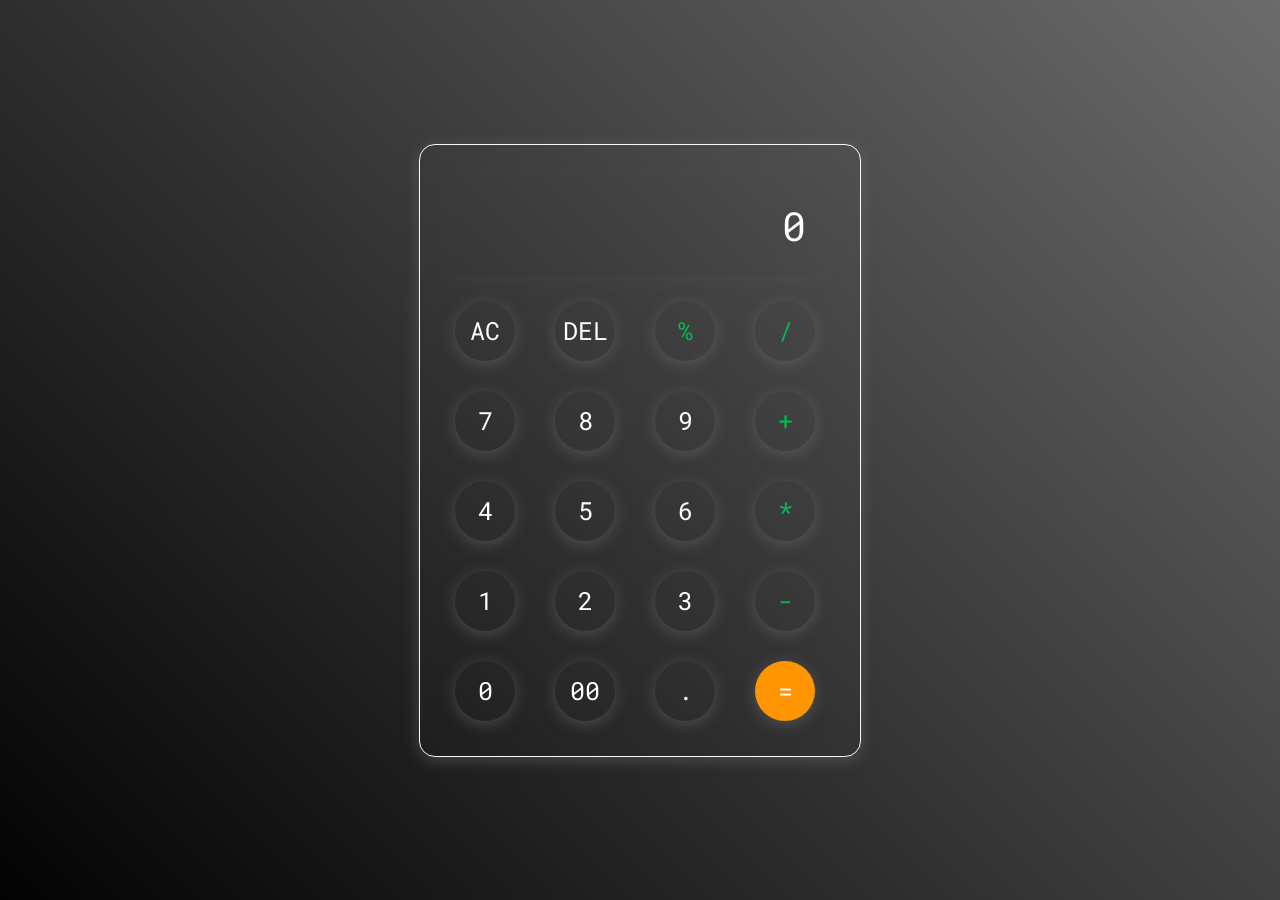
<file: Caliculator/index.html>
<!DOCTYPE html>
<html lang="en">
<head>
    <meta charset="UTF-8">
    <meta name="viewport" content="width=device-width, initial-scale=1.0">
    <title>Calculator project to learn</title>
    <link rel="stylesheet" href="style.css">
</head>
<body>
    <div class="calculator ">
        <input type="text"  placeholder="0" id="inputBox">
        <div>
            <button>AC</button>
            <button>DEL</button>
            <button class="operator">%</button>
            <button class="operator">/</button>
        </div>
        <div>
            <button>7</button>
            <button>8</button>
            <button>9</button>
            <button class="operator">+</button>
        </div>
        <div>
            <button>4</button>
            <button>5</button>
            <button>6</button>
            <button class="operator">*</button>
        </div>
        <div>
            <button>1</button>
            <button>2</button>
            <button>3</button>
            <button class="operator">-</button>
        </div>
        <div>
            <button>0</button>
            <button>00</button>
            <button>.</button>
            <button class="equalBtn">=</button>
        </div>
    </div>
    
    <script src="script.js"></script>
    
</body>
</html>
</file>
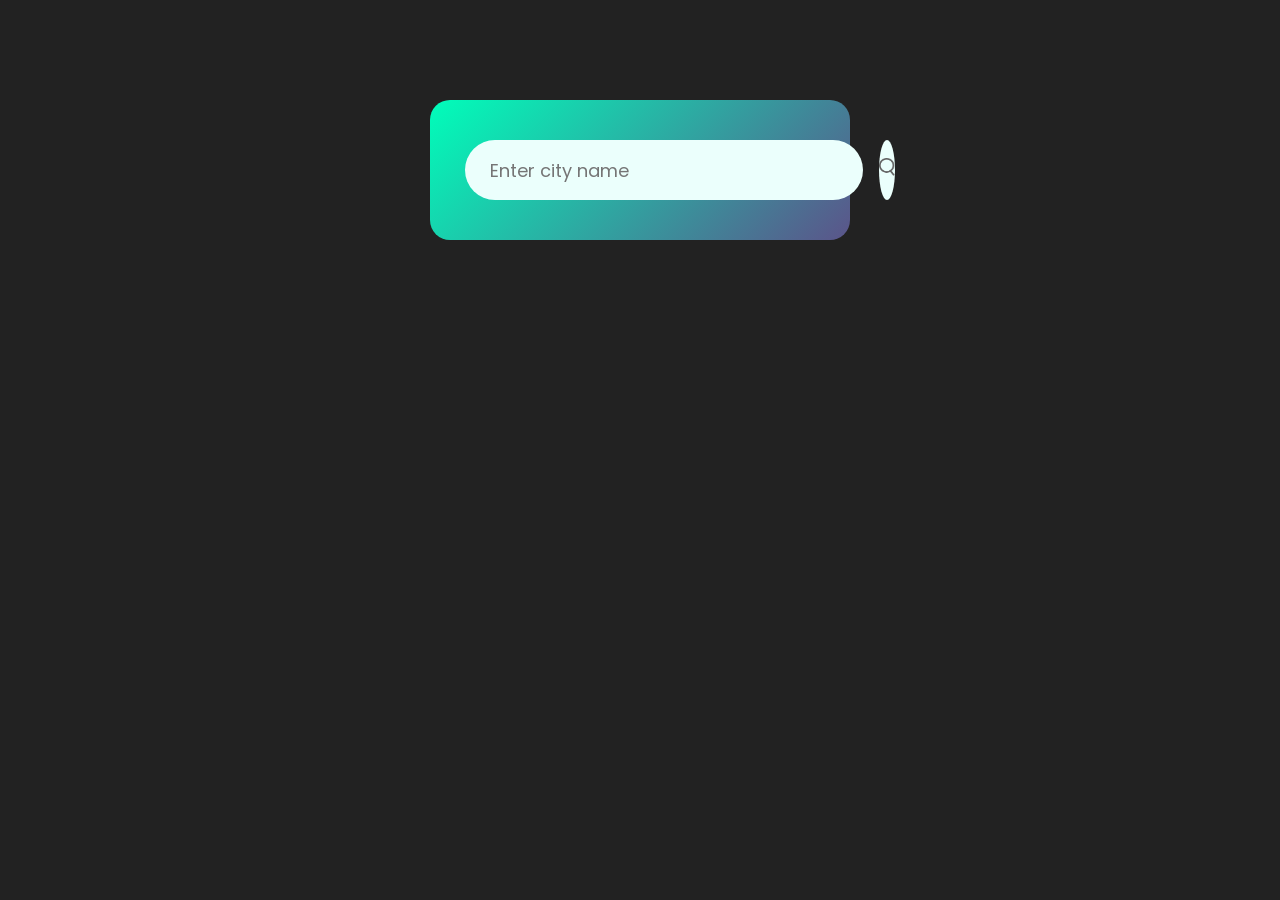
<file: weather_app/weather.html>
<!DOCTYPE html>
<html lang="en">
<head>
    <meta charset="UTF-8">
    <meta name="viewport" content="width=device-width, initial-scale=1.0">
    <title>Weather App</title>
    <link rel="preconnect" href="https://fonts.googleapis.com">
    <link href="https://fonts.googleapis.com/css2?family=Poppins:wght@400;500;600&display=swap" rel="stylesheet">
    <link rel="stylesheet" href="style.css">
    <script src="script.js" defer></script>
</head>
<body>
    <main class="card">
        <form class="search" id="search-form">
            <label class="visually-hidden" for="city-input">City name</label>
            <input id="city-input" type="search" placeholder="Enter city name" spellcheck="false" autocomplete="off" required>
            <button type="submit" aria-label="Search weather">
                <img src="images/search.png" alt="">
            </button>
        </form>

        <p class="error" role="alert" aria-live="polite" hidden></p>

        <section class="weather" aria-live="polite" hidden>
            <img src="images/rain.png" class="weather-icon" alt="Weather conditions">
            <h1 class="temp"></h1>
            <h2 class="city"></h2>

            <div class="details">
                <div class="col">
                    <img src="images/humidity.png" alt="">
                    <div>
                        <p class="humidity"></p>
                        <p>Humidity</p>
                    </div>
                </div>
                <div class="col">
                    <img src="images/wind.png" alt="">
                    <div>
                        <p class="wind"></p>
                        <p>Wind Speed</p>
                    </div>
                </div>
            </div>
        </section>
    </main>
</body>
</html>
</file>
<file: Caliculator/style.css>
@import url('https://fonts.googleapis.com/css2?family=Roboto+Mono:ital,wght@0,100..700;1,100..700&family=Roboto+Serif:ital,opsz,wght@0,8..144,100..900;1,8..144,100..900&display=swap');
 
* {
    margin: 0;
    padding: 0;
    box-sizing: border-box;
    font-family: 'Roboto Mono', monospace;

}
body {
    width: 100%;
    height: 100vh;
    display: flex;
    justify-content: center;
    align-items: center;
    background: linear-gradient(45deg, #030303, hsl(0, 0%, 42%));
    
}
.calculator {
    border: 1px solid #f8f8f8;
    padding: 20px;
    border-radius: 16px;
    background: transparent;
    box-shadow: 0px 3px 15px rgba(113, 115, 119, 0.5);
}
input {
    width: 380px;
    border: none;
    padding: 24px;
    margin: 10px ;
    background: transparent;
    box-shadow: 0px 3px 15px rgba(113, 115, 119, 0.1);
    font-size: 40px;
    text-align: right;
    cursor: pointer;
}
input::placeholder {
    color: #ffffff;
}
button {
    border: none;
    width: 60px;
    height: 60px;
    margin: 15px;
    border-radius: 50%;
    background: transparent;
    color:#ffffff;
    font-size: 25px;
    box-shadow: 0px 3px 15px rgba(113, 115, 119, 0.5);
    cursor: pointer;
}

.equalBtn {
    background: #ff9500;
    color: #ffffff;
}
.operator {
    color: #05b950;
}
</file>
<file: weather_app/style.css>
/* ---------- Reset: remove default browser spacing ---------- */
* {
    margin: 0;
    padding: 0;
    font-family: 'Poppins', sans-serif;
    box-sizing: border-box;
}

body {
    background: #222;
}

/* ---------- The main card ---------- */
.card {
    width: 90%;
    max-width: 420px;
    background: linear-gradient(135deg, #00feba, #5b548a);
    color: #fff;
    margin: 100px auto 0;      /* 100px from top, centered horizontally */
    border-radius: 20px;
    padding: 40px 35px;
    text-align: center;
}

/* ---------- Search bar (input + button side by side) ---------- */
.search {
    width: 100%;
    display: flex;
    align-items: center;
    justify-content: space-between;
}

.search input {
    border: 0;
    outline: 0;
    background: #ebfffc;
    color: #555;
    padding: 10px 25px;
    height: 60px;
    border-radius: 30px;
    flex: 1;                   /* take all remaining width */
    margin-right: 16px;
    font-size: 18px;
}

.search input:focus-visible,
.search button:focus-visible {
    outline: 3px solid #fff;
    outline-offset: 3px;
}

.search button {
    border: 0;
    outline: 0;
    background: #ebfffc;
    border-radius: 50%;        /* makes it a circle */
    width: 60px;
    height: 60px;
    cursor: pointer;
}

.search button img {
    width: 16px;
}

/* ---------- Weather info ---------- */
.weather-icon {
    width: 170px;
    margin-top: 30px;
}

.weather h1 {
    font-size: 80px;
    font-weight: 500;
}

.weather h2 {
    font-size: 45px;
    font-weight: 400;
    margin-top: -10px;
}

/* ---------- Humidity & wind row ---------- */
.details {
    display: flex;
    align-items: center;
    justify-content: space-between;
    padding: 0 20px;
    margin-top: 50px;
}

.col {
    display: flex;
    align-items: center;
    text-align: left;
}

.col img {
    width: 40px;
    margin-right: 10px;
}

.humidity, .wind {
    font-size: 28px;
    margin-top: -6px;
}

.error {
    text-align: left;
    margin-left: 10px;
    font-size: 14px;
    margin-top: 10px;
}

.visually-hidden {
    position: absolute;
    width: 1px;
    height: 1px;
    padding: 0;
    margin: -1px;
    overflow: hidden;
    clip: rect(0, 0, 0, 0);
    white-space: nowrap;
    border: 0;
}
</file>
